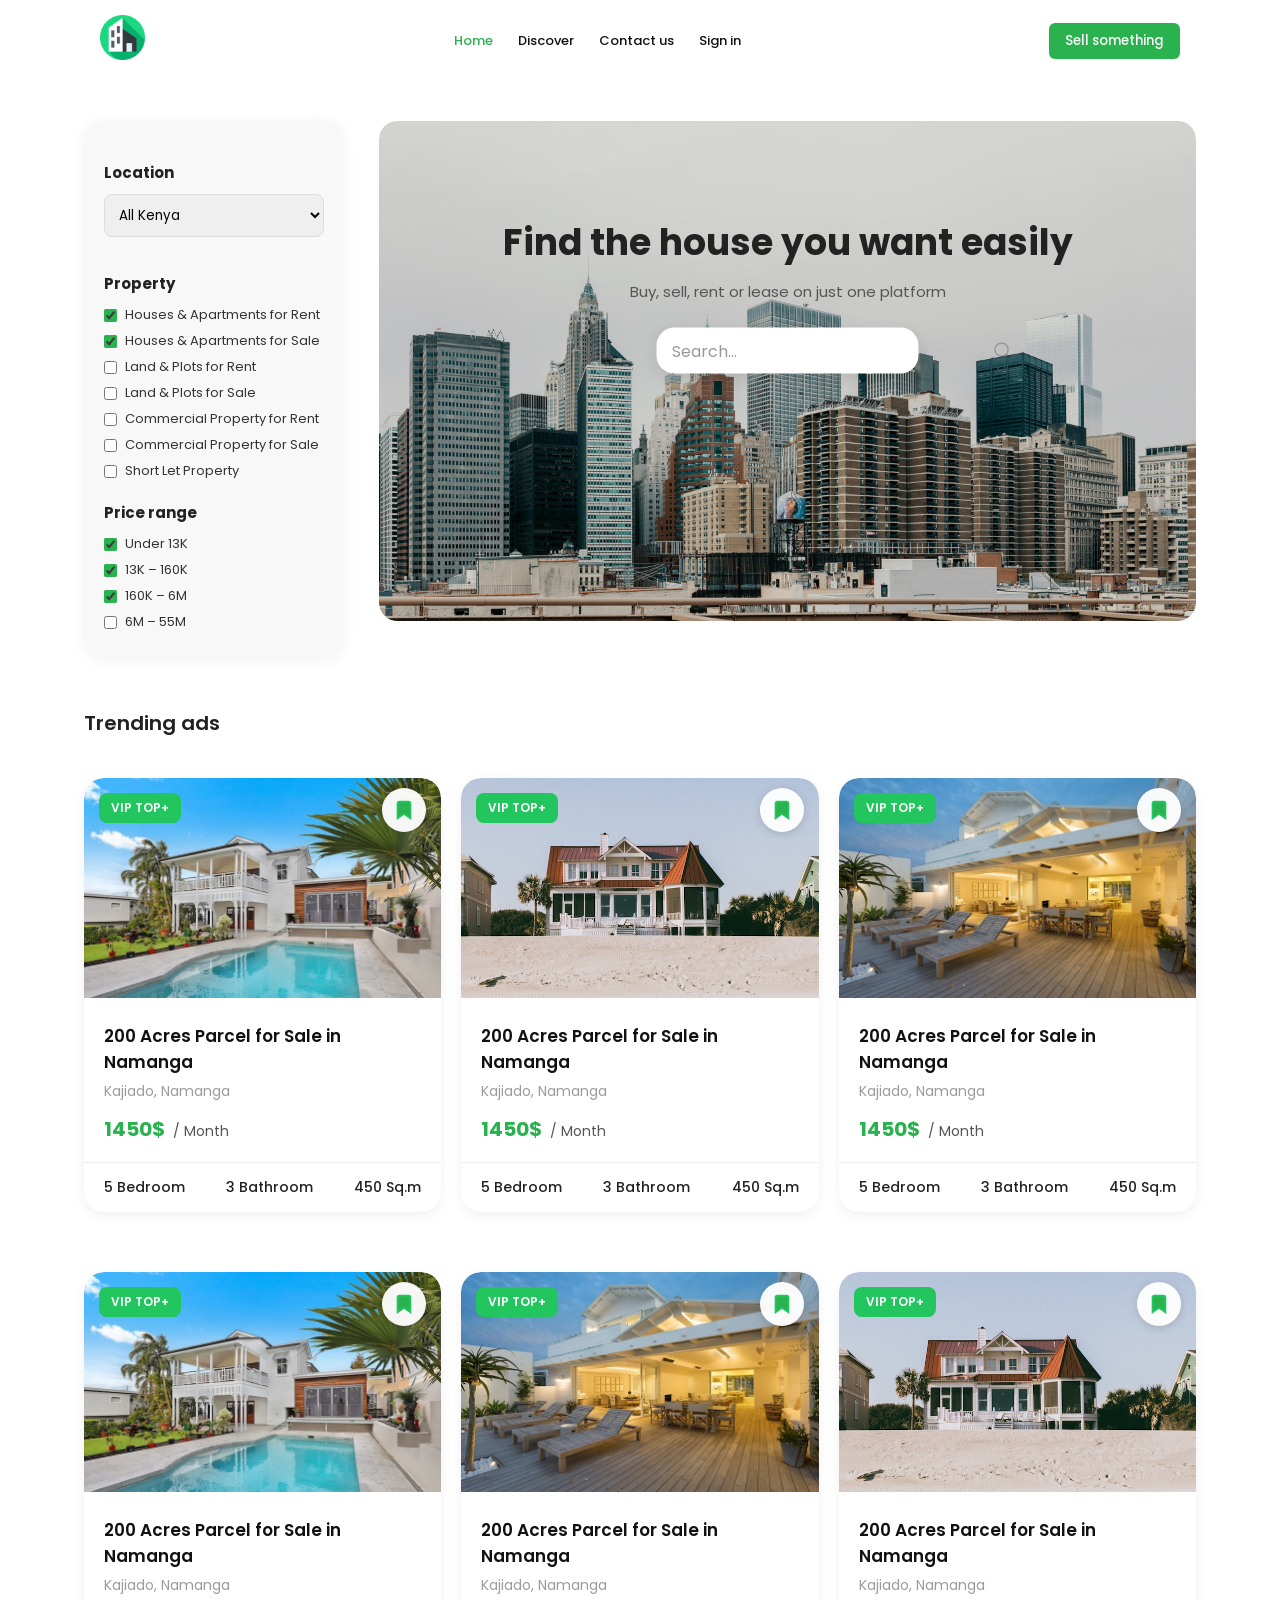
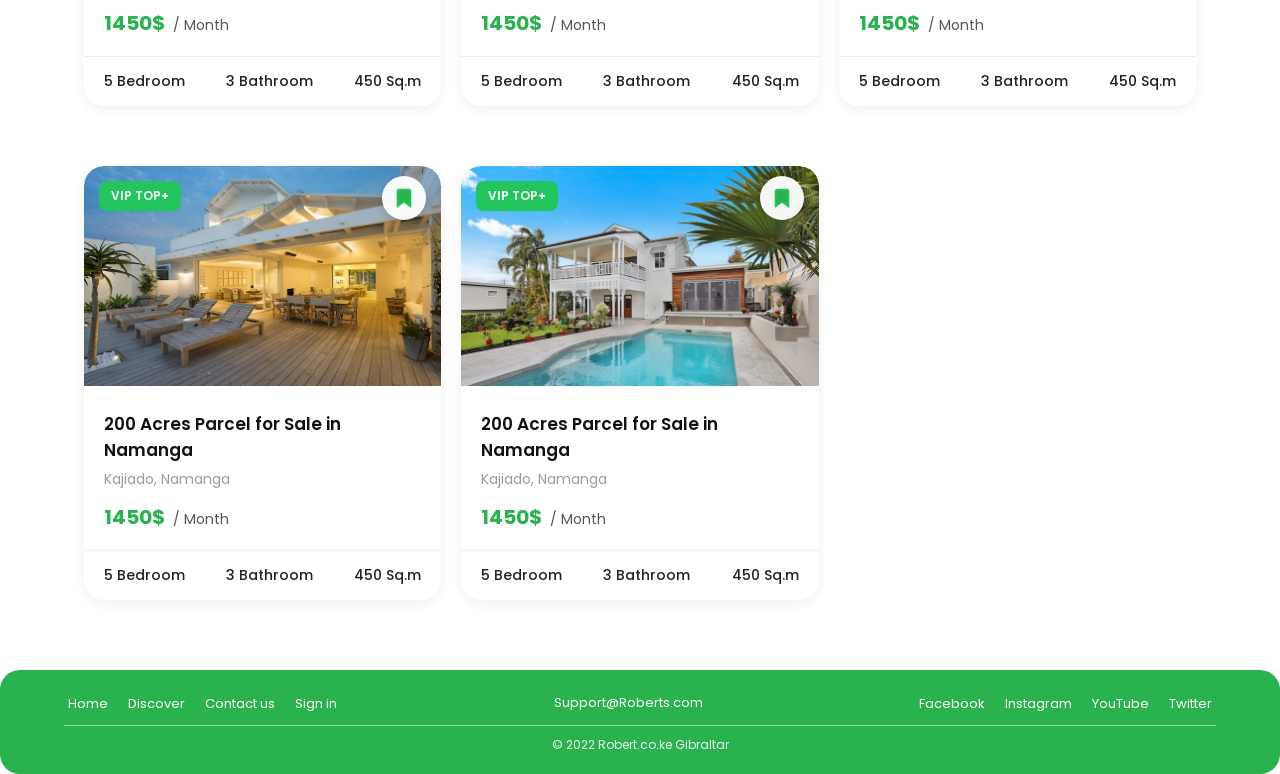
<file: index.html>
<!DOCTYPE html>
<html lang="en">
  <head>
    <meta charset="UTF-8" />
    <meta name="viewport" content="width=device-width, initial-scale=1.0" />
    <title>Real Estate Platform</title>
    <link rel="stylesheet" href="src/css/style.css" />

    <!-- Google Font: Poppins -->
    <link rel="preconnect" href="https://fonts.googleapis.com" />
    <link rel="preconnect" href="https://fonts.gstatic.com" crossorigin />
    <link
      href="https://fonts.googleapis.com/css2?family=Poppins:wght@400;500;600;700&display=swap"
      rel="stylesheet"
    />

    <!-- Google Meta Tags -->
    <meta itemprop="name" content="Real Estate Platform" />
    <meta
      itemprop="description"
      content="Find the house you want easily. Buy, sell, rent or lease on just one platform."
    />
    <meta
      itemprop="image"
      content="https://tmrtcha.github.io/Midterm_Tchabashvili-Tamari/src/images/city.jpg"
    />

    <!-- Facebook Meta Tags -->
    <meta property="og:title" content="Real Estate Platform" />
    <meta
      property="og:description"
      content="Find the house you want easily. Buy, sell, rent or lease on just one platform."
    />
    <meta
      property="og:image"
      content="https://tmrtcha.github.io/Midterm_Tchabashvili-Tamari/src/images/city.jpg"
    />
    <meta
      property="og:url"
      content="https://tmrtcha.github.io/Midterm_Tchabashvili-Tamari/index.html"
    />
    <meta property="og:type" content="website" />
  </head>
  <body>
    <!-- HEADER -->
    <header class="header">
      <div class="container">
        <div class="logo">
          <a href="index.html">
            <img src="src/images/logo.png" alt="logo" />
          </a>
        </div>
        <nav class="nav">
          <ul>
            <li><a href="index.html" class="active">Home</a></li>
            <li><a href="#">Discover</a></li>
            <li><a href="#">Contact us</a></li>
            <li><a href="#">Sign in</a></li>
          </ul>
        </nav>
        <!-- BOTTOM NAVBAR -->
        <nav class="bottom-nav">
          <a href="#" class="nav-item active">
            <img src="src/images/home.png" alt="Home" />
            <span>Home</span>
          </a>
          <a href="#" class="nav-item">
            <img src="src/images/discover.png" alt="Discover" />
            <span>Discover</span>
          </a>
          <div>
            <a href="#" class="nav-item sell-btn">
              <img src="src/images/sell.png" alt="Sell" />
            </a>
            <span class="bottom-nav-sell">Sell</span>
          </div>

          <a href="#" class="nav-item">
            <img src="src/images/message.png" alt="Message" />
            <span>Message</span>
          </a>
          <a href="#" class="nav-item">
            <img src="src/images/profile.png" alt="Profile" />
            <span>Profile</span>
          </a>
        </nav>

        <button class="btn-sell">Sell something</button>
        <div class="search-btn">
          <button>
            <svg
              position="absolute"
              width="18"
              height="18"
              viewBox="0 0 18 18"
              fill="none"
              xmlns="http://www.w3.org/2000/svg"
            >
              <g opacity="0.5" clip-path="url(#clip0_0_296)">
                <path
                  d="M8.15625 14.0625C11.4182 14.0625 14.0625 11.4182 14.0625 8.15625C14.0625 4.89432 11.4182 2.25 8.15625 2.25C4.89432 2.25 2.25 4.89432 2.25 8.15625C2.25 11.4182 4.89432 14.0625 8.15625 14.0625Z"
                  stroke="black"
                  stroke-width="1.125"
                  stroke-linecap="round"
                  stroke-linejoin="round"
                />
                <path
                  d="M12.3327 12.3328L15.7499 15.75"
                  stroke="black"
                  stroke-width="1.125"
                  stroke-linecap="round"
                  stroke-linejoin="round"
                />
              </g>
              <defs>
                <clipPath id="clip0_0_296">
                  <rect width="18" height="18" fill="white" />
                </clipPath>
              </defs>
            </svg>
          </button>
        </div>
      </div>
    </header>

    <!-- MAIN SECTION -->
    <main class="main">
      <!-- SIDEBAR -->
      <aside class="sidebar">
        <div class="filter-box">
          <h3>Location</h3>
          <select>
            <option>All Kenya</option>
            <option>Nairobi</option>
            <option>Mombasa</option>
          </select>
        </div>

        <div class="filter-box">
          <h3>Property</h3>
          <ul>
            <li>
              <label>
                <input type="checkbox" checked />
                Houses & Apartments for Rent
              </label>
            </li>
            <li>
              <label>
                <input type="checkbox" checked />
                Houses & Apartments for Sale
              </label>
            </li>
            <li>
              <label>
                <input type="checkbox" />
                Land & Plots for Rent
              </label>
            </li>
            <li>
              <label>
                <input type="checkbox" />
                Land & Plots for Sale
              </label>
            </li>
            <li>
              <label>
                <input type="checkbox" />
                Commercial Property for Rent
              </label>
            </li>
            <li>
              <label>
                <input type="checkbox" />
                Commercial Property for Sale
              </label>
            </li>
            <li>
              <label>
                <input type="checkbox" />
                Short Let Property
              </label>
            </li>
          </ul>
        </div>

        <div class="filter-box">
          <h3>Price range</h3>
          <ul>
            <li>
              <label>
                <input type="checkbox" checked />
                Under 13K
              </label>
            </li>
            <li>
              <label>
                <input type="checkbox" checked />
                13K – 160K
              </label>
            </li>
            <li>
              <label>
                <input type="checkbox" checked />
                160K – 6M
              </label>
            </li>
            <li>
              <label>
                <input type="checkbox" />
                6M – 55M
              </label>
            </li>
          </ul>
        </div>
      </aside>

      <!-- HERO -->
      <section class="hero">
        <div class="hero-image">
          <img src="src/images/city.jpg" alt="City" />
        </div>
        <div class="hero-text">
          <h1>Find the house you want easily</h1>
          <p>Buy, sell, rent or lease on just one platform</p>
          <div class="search-box">
            <input type="text" placeholder="Search..." />
            <button>
              <svg
                position="absolute"
                width="18"
                height="18"
                viewBox="0 0 18 18"
                fill="none"
                xmlns="http://www.w3.org/2000/svg"
              >
                <g opacity="0.5" clip-path="url(#clip0_0_296)">
                  <path
                    d="M8.15625 14.0625C11.4182 14.0625 14.0625 11.4182 14.0625 8.15625C14.0625 4.89432 11.4182 2.25 8.15625 2.25C4.89432 2.25 2.25 4.89432 2.25 8.15625C2.25 11.4182 4.89432 14.0625 8.15625 14.0625Z"
                    stroke="black"
                    stroke-width="1.125"
                    stroke-linecap="round"
                    stroke-linejoin="round"
                  />
                  <path
                    d="M12.3327 12.3328L15.7499 15.75"
                    stroke="black"
                    stroke-width="1.125"
                    stroke-linecap="round"
                    stroke-linejoin="round"
                  />
                </g>
                <defs>
                  <clipPath id="clip0_0_296">
                    <rect width="18" height="18" fill="white" />
                  </clipPath>
                </defs>
              </svg>
            </button>
          </div>
        </div>
      </section>
    </main>

    <!-- TRENDING ADS -->
    <section class="trending">
      <h2>Trending ads</h2>
      <div class="card-grid">
        <div class="property-card">
          <a href="item-review.html">
            <div class="property-img">
              <img src="src/images/1.jpg" alt="Property" />
              <span class="badge">VIP TOP+</span>
              <div class="favorite-btn">
                <svg
                  xmlns="http://www.w3.org/2000/svg"
                  width="18"
                  height="18"
                  fill="none"
                  stroke="#22c55e"
                  stroke-width="2"
                  viewBox="0 0 24 24"
                >
                  <path d="M19 21l-7-5-7 5V5a2 2 0 012-2h10a2 2 0 012 2z" />
                </svg>
              </div>
            </div>
            <div class="property-info">
              <h3>200 Acres Parcel for Sale in Namanga</h3>
              <p class="location">Kajiado, Namanga</p>
              <p class="price">1450$ <span>/ Month</span></p>
            </div>
            <div class="property-details">
              <span>5 Bedroom</span>
              <span>3 Bathroom</span>
              <span>450 Sq.m</span>
            </div>
          </a>
        </div>

        <div class="property-card">
          <a href="item-review.html">
            <div class="property-img">
              <img src="src/images/2.jpg" alt="Property" />
              <span class="badge">VIP TOP+</span>
              <div class="favorite-btn">
                <svg
                  xmlns="http://www.w3.org/2000/svg"
                  width="18"
                  height="18"
                  fill="none"
                  stroke="#22c55e"
                  stroke-width="2"
                  viewBox="0 0 24 24"
                >
                  <path d="M19 21l-7-5-7 5V5a2 2 0 012-2h10a2 2 0 012 2z" />
                </svg>
              </div>
            </div>
            <div class="property-info">
              <h3>200 Acres Parcel for Sale in Namanga</h3>
              <p class="location">Kajiado, Namanga</p>
              <p class="price">1450$ <span>/ Month</span></p>
            </div>
            <div class="property-details">
              <span>5 Bedroom</span>
              <span>3 Bathroom</span>
              <span>450 Sq.m</span>
            </div>
          </a>
        </div>

        <div class="property-card">
          <a href="item-review.html">
            <div class="property-img">
              <img src="src/images/3.jpg" alt="Property" />
              <span class="badge">VIP TOP+</span>
              <div class="favorite-btn">
                <svg
                  xmlns="http://www.w3.org/2000/svg"
                  width="18"
                  height="18"
                  fill="none"
                  stroke="#22c55e"
                  stroke-width="2"
                  viewBox="0 0 24 24"
                >
                  <path d="M19 21l-7-5-7 5V5a2 2 0 012-2h10a2 2 0 012 2z" />
                </svg>
              </div>
            </div>
            <div class="property-info">
              <h3>200 Acres Parcel for Sale in Namanga</h3>
              <p class="location">Kajiado, Namanga</p>
              <p class="price">1450$ <span>/ Month</span></p>
            </div>
            <div class="property-details">
              <span>5 Bedroom</span>
              <span>3 Bathroom</span>
              <span>450 Sq.m</span>
            </div>
          </a>
        </div>

        <div class="property-card">
          <a href="item-review.html">
            <div class="property-img">
              <img src="src/images/4.jpg" alt="Property" />
              <span class="badge">VIP TOP+</span>
              <div class="favorite-btn">
                <svg
                  xmlns="http://www.w3.org/2000/svg"
                  width="18"
                  height="18"
                  fill="none"
                  stroke="#22c55e"
                  stroke-width="2"
                  viewBox="0 0 24 24"
                >
                  <path d="M19 21l-7-5-7 5V5a2 2 0 012-2h10a2 2 0 012 2z" />
                </svg>
              </div>
            </div>
            <div class="property-info">
              <h3>200 Acres Parcel for Sale in Namanga</h3>
              <p class="location">Kajiado, Namanga</p>
              <p class="price">1450$ <span>/ Month</span></p>
            </div>
            <div class="property-details">
              <span>5 Bedroom</span>
              <span>3 Bathroom</span>
              <span>450 Sq.m</span>
            </div>
          </a>
        </div>

        <div class="property-card">
          <a href="item-review.html">
            <div class="property-img">
              <img src="src/images/5.jpg" alt="Property" />
              <span class="badge">VIP TOP+</span>
              <div class="favorite-btn">
                <svg
                  xmlns="http://www.w3.org/2000/svg"
                  width="18"
                  height="18"
                  fill="none"
                  stroke="#22c55e"
                  stroke-width="2"
                  viewBox="0 0 24 24"
                >
                  <path d="M19 21l-7-5-7 5V5a2 2 0 012-2h10a2 2 0 012 2z" />
                </svg>
              </div>
            </div>
            <div class="property-info">
              <h3>200 Acres Parcel for Sale in Namanga</h3>
              <p class="location">Kajiado, Namanga</p>
              <p class="price">1450$ <span>/ Month</span></p>
            </div>
            <div class="property-details">
              <span>5 Bedroom</span>
              <span>3 Bathroom</span>
              <span>450 Sq.m</span>
            </div>
          </a>
        </div>

        <div class="property-card">
          <a href="item-review.html">
            <div class="property-img">
              <img src="src/images/6.jpg" alt="Property" />
              <span class="badge">VIP TOP+</span>
              <div class="favorite-btn">
                <svg
                  xmlns="http://www.w3.org/2000/svg"
                  width="18"
                  height="18"
                  fill="none"
                  stroke="#22c55e"
                  stroke-width="2"
                  viewBox="0 0 24 24"
                >
                  <path d="M19 21l-7-5-7 5V5a2 2 0 012-2h10a2 2 0 012 2z" />
                </svg>
              </div>
            </div>
            <div class="property-info">
              <h3>200 Acres Parcel for Sale in Namanga</h3>
              <p class="location">Kajiado, Namanga</p>
              <p class="price">1450$ <span>/ Month</span></p>
            </div>
            <div class="property-details">
              <span>5 Bedroom</span>
              <span>3 Bathroom</span>
              <span>450 Sq.m</span>
            </div>
          </a>
        </div>

        <div class="property-card">
          <a href="item-review.html">
            <div class="property-img">
              <img src="src/images/7.jpg" alt="Property" />
              <span class="badge">VIP TOP+</span>
              <div class="favorite-btn">
                <svg
                  xmlns="http://www.w3.org/2000/svg"
                  width="18"
                  height="18"
                  fill="none"
                  stroke="#22c55e"
                  stroke-width="2"
                  viewBox="0 0 24 24"
                >
                  <path d="M19 21l-7-5-7 5V5a2 2 0 012-2h10a2 2 0 012 2z" />
                </svg>
              </div>
            </div>
            <div class="property-info">
              <h3>200 Acres Parcel for Sale in Namanga</h3>
              <p class="location">Kajiado, Namanga</p>
              <p class="price">1450$ <span>/ Month</span></p>
            </div>
            <div class="property-details">
              <span>5 Bedroom</span>
              <span>3 Bathroom</span>
              <span>450 Sq.m</span>
            </div>
          </a>
        </div>

        <div class="property-card">
          <a href="item-review.html">
            <div class="property-img">
              <img src="src/images/8.jpg" alt="Property" />
              <span class="badge">VIP TOP+</span>
              <div class="favorite-btn">
                <svg
                  xmlns="http://www.w3.org/2000/svg"
                  width="18"
                  height="18"
                  fill="none"
                  stroke="#22c55e"
                  stroke-width="2"
                  viewBox="0 0 24 24"
                >
                  <path d="M19 21l-7-5-7 5V5a2 2 0 012-2h10a2 2 0 012 2z" />
                </svg>
              </div>
            </div>
            <div class="property-info">
              <h3>200 Acres Parcel for Sale in Namanga</h3>
              <p class="location">Kajiado, Namanga</p>
              <p class="price">1450$ <span>/ Month</span></p>
            </div>
            <div class="property-details">
              <span>5 Bedroom</span>
              <span>3 Bathroom</span>
              <span>450 Sq.m</span>
            </div>
          </a>
        </div>
      </div>
    </section>

    <!-- FOOTER -->
    <footer class="footer">
      <div class="footer-top">
        <div class="footer-nav">
          <a href="index.html">Home</a>
          <a href="#">Discover</a>
          <a href="#">Contact us</a>
          <a href="#">Sign in</a>
        </div>
        <p>Support@Roberts.com</p>
        <div class="footer-social">
          <a href="#">Facebook</a>
          <a href="#">Instagram</a>
          <a href="#">YouTube</a>
          <a href="#">Twitter</a>
        </div>
      </div>
      <hr />
      <p class="footer-copy">© 2022 Robert.co.ke Gibraltar</p>
    </footer>
  </body>
</html>
</file>
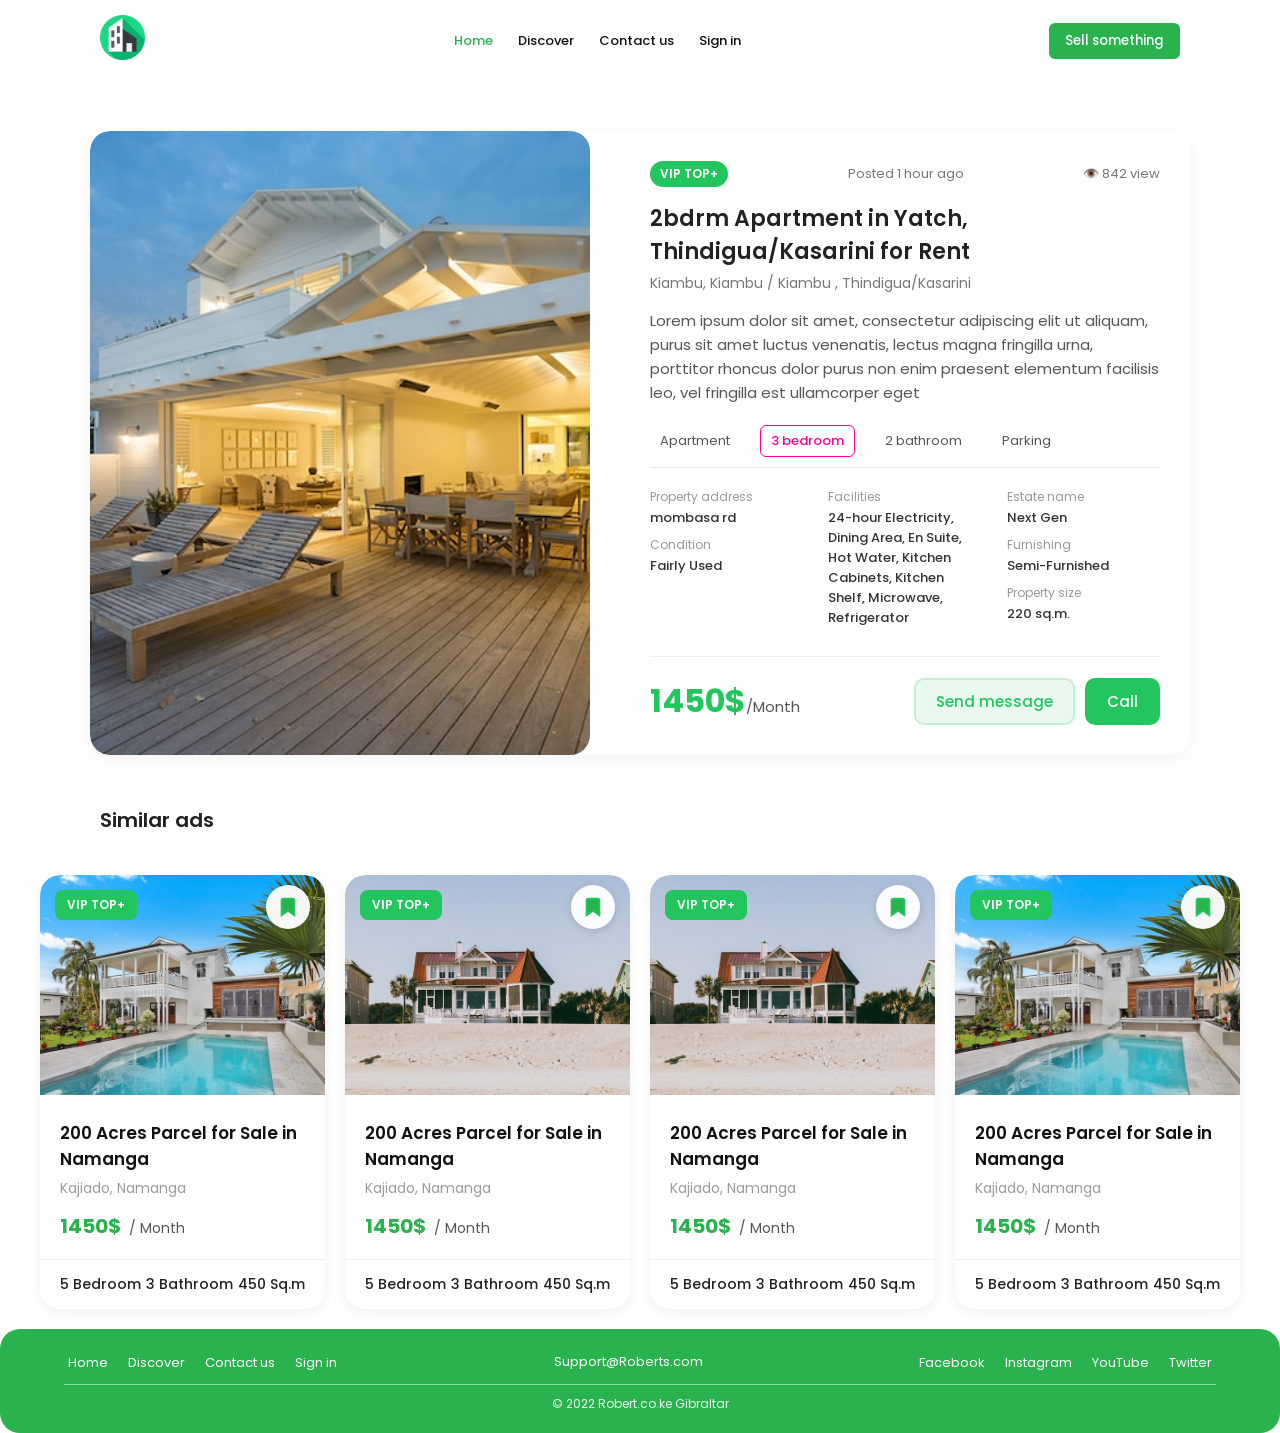
<file: item-review.html>
<!DOCTYPE html>
<html lang="en">
  <head>
    <meta charset="UTF-8" />
    <meta name="viewport" content="width=device-width, initial-scale=1.0" />
    <title>Real Estate Platform</title>
    <link rel="stylesheet" href="src/css/style.css" />

    <!-- Google Font: Poppins -->
    <link rel="preconnect" href="https://fonts.googleapis.com" />
    <link rel="preconnect" href="https://fonts.gstatic.com" crossorigin />
    <link
      href="https://fonts.googleapis.com/css2?family=Poppins:wght@400;500;600;700&display=swap"
      rel="stylesheet"
    />
  </head>

  <body>
    <!-- HEADER -->
    <header class="details-header">
      <div class="container">
        <div class="logo">
          <a href="index.html">
            <img src="src/images/logo.png" alt="logo" />
          </a>
        </div>
        <nav class="nav">
          <ul>
            <li><a href="index.html" class="active">Home</a></li>
            <li><a href="#">Discover</a></li>
            <li><a href="#">Contact us</a></li>
            <li><a href="#">Sign in</a></li>
          </ul>
        </nav>

        <button class="btn-sell">Sell something</button>
        <div class="search-btn">
          <button>
            <svg
              position="absolute"
              width="18"
              height="18"
              viewBox="0 0 18 18"
              fill="none"
              xmlns="http://www.w3.org/2000/svg"
            >
              <g opacity="0.5" clip-path="url(#clip0_0_296)">
                <path
                  d="M8.15625 14.0625C11.4182 14.0625 14.0625 11.4182 14.0625 8.15625C14.0625 4.89432 11.4182 2.25 8.15625 2.25C4.89432 2.25 2.25 4.89432 2.25 8.15625C2.25 11.4182 4.89432 14.0625 8.15625 14.0625Z"
                  stroke="black"
                  stroke-width="1.125"
                  stroke-linecap="round"
                  stroke-linejoin="round"
                />
                <path
                  d="M12.3327 12.3328L15.7499 15.75"
                  stroke="black"
                  stroke-width="1.125"
                  stroke-linecap="round"
                  stroke-linejoin="round"
                />
              </g>
              <defs>
                <clipPath id="clip0_0_296">
                  <rect width="18" height="18" fill="white" />
                </clipPath>
              </defs>
            </svg>
          </button>
        </div>
      </div>
    </header>

    <!-- PROPERTY DETAILS -->

    <section class="details-card">
      <div class="details-image">
        <img src="src/images/3.jpg" alt="Apartment image" />
      </div>

      <div class="details-info">
        <div class="details-header2">
          <span class="details-vip-tag">VIP TOP+</span>
          <span class="details-posted">Posted 1 hour ago</span>
          <span class="details-views">👁️ 842 view</span>
        </div>

        <h2 class="details-title">
          2bdrm Apartment in Yatch, Thindigua/Kasarini for Rent
        </h2>
        <p class="details-location">
          Kiambu, Kiambu / Kiambu , Thindigua/Kasarini
        </p>

        <p class="details-description">
          Lorem ipsum dolor sit amet, consectetur adipiscing elit ut aliquam,
          purus sit amet luctus venenatis, lectus magna fringilla urna,
          porttitor rhoncus dolor purus non enim praesent elementum facilisis
          leo, vel fringilla est ullamcorper eget
        </p>

        <div class="details-tabs">
          <span>Apartment</span>
          <span class="active">3 bedroom</span>
          <span>2 bathroom</span>
          <span>Parking</span>
        </div>

        <div class="details-grid">
          <div>
            <p>Property address</p>
            <h4>mombasa rd</h4>

            <p>Condition</p>
            <h4>Fairly Used</h4>
          </div>

          <div>
            <p>Facilities</p>
            <h4>
              24-hour Electricity, Dining Area, En Suite, Hot Water, Kitchen
              Cabinets, Kitchen Shelf, Microwave, Refrigerator
            </h4>
          </div>

          <div>
            <p>Estate name</p>
            <h4>Next Gen</h4>

            <p>Furnishing</p>
            <h4>Semi-Furnished</h4>

            <p>Property size</p>
            <h4>220 sq.m.</h4>
          </div>
        </div>

        <div class="details-footer">
          <h2 class="details-price">1450$<span>/Month</span></h2>

          <div class="details-buttons">
            <button class="details-msg-btn">Send message</button>
            <button class="details-call-btn">Call</button>
          </div>
        </div>
      </div>
    </section>

    <!-- TRENDING ADS -->
    <section class="details-trending">
      <h2>Similar ads</h2>
      <div class="card-grid">
        <div class="property-card">
          <div class="property-img">
            <img src="src/images/1.jpg" alt="Property" />
            <span class="badge">VIP TOP+</span>
            <div class="favorite-btn">
              <svg
                xmlns="http://www.w3.org/2000/svg"
                width="18"
                height="18"
                fill="none"
                stroke="#22c55e"
                stroke-width="2"
                viewBox="0 0 24 24"
              >
                <path d="M19 21l-7-5-7 5V5a2 2 0 012-2h10a2 2 0 012 2z" />
              </svg>
            </div>
          </div>
          <div class="property-info">
            <h3>200 Acres Parcel for Sale in Namanga</h3>
            <p class="location">Kajiado, Namanga</p>
            <p class="price">1450$ <span>/ Month</span></p>
          </div>
          <div class="property-details">
            <span>5 Bedroom</span>
            <span>3 Bathroom</span>
            <span>450 Sq.m</span>
          </div>
        </div>

        <div class="property-card">
          <div class="property-img">
            <img src="src/images/2.jpg" alt="Property" />
            <span class="badge">VIP TOP+</span>
            <div class="favorite-btn">
              <svg
                xmlns="http://www.w3.org/2000/svg"
                width="18"
                height="18"
                fill="none"
                stroke="#22c55e"
                stroke-width="2"
                viewBox="0 0 24 24"
              >
                <path d="M19 21l-7-5-7 5V5a2 2 0 012-2h10a2 2 0 012 2z" />
              </svg>
            </div>
          </div>
          <div class="property-info">
            <h3>200 Acres Parcel for Sale in Namanga</h3>
            <p class="location">Kajiado, Namanga</p>
            <p class="price">1450$ <span>/ Month</span></p>
          </div>
          <div class="property-details">
            <span>5 Bedroom</span>
            <span>3 Bathroom</span>
            <span>450 Sq.m</span>
          </div>
        </div>

        <div class="property-card">
          <div class="property-img">
            <img src="src/images/6.jpg" alt="Property" />
            <span class="badge">VIP TOP+</span>
            <div class="favorite-btn">
              <svg
                xmlns="http://www.w3.org/2000/svg"
                width="18"
                height="18"
                fill="none"
                stroke="#22c55e"
                stroke-width="2"
                viewBox="0 0 24 24"
              >
                <path d="M19 21l-7-5-7 5V5a2 2 0 012-2h10a2 2 0 012 2z" />
              </svg>
            </div>
          </div>
          <div class="property-info">
            <h3>200 Acres Parcel for Sale in Namanga</h3>
            <p class="location">Kajiado, Namanga</p>
            <p class="price">1450$ <span>/ Month</span></p>
          </div>
          <div class="property-details">
            <span>5 Bedroom</span>
            <span>3 Bathroom</span>
            <span>450 Sq.m</span>
          </div>
        </div>

        <div class="property-card">
          <div class="property-img">
            <img src="src/images/8.jpg" alt="Property" />
            <span class="badge">VIP TOP+</span>
            <div class="favorite-btn">
              <svg
                xmlns="http://www.w3.org/2000/svg"
                width="18"
                height="18"
                fill="none"
                stroke="#22c55e"
                stroke-width="2"
                viewBox="0 0 24 24"
              >
                <path d="M19 21l-7-5-7 5V5a2 2 0 012-2h10a2 2 0 012 2z" />
              </svg>
            </div>
          </div>
          <div class="property-info">
            <h3>200 Acres Parcel for Sale in Namanga</h3>
            <p class="location">Kajiado, Namanga</p>
            <p class="price">1450$ <span>/ Month</span></p>
          </div>
          <div class="property-details">
            <span>5 Bedroom</span>
            <span>3 Bathroom</span>
            <span>450 Sq.m</span>
          </div>
        </div>
      </div>
    </section>

    <!-- BOTTOM NAVBAR -->
    <nav class="details-bottom-nav">
      <a href="index.html" class="nav-item active">
        <img src="src/images/home.png" alt="Home" />
        <span>Home</span>
      </a>
      <a href="#" class="nav-item">
        <img src="src/images/discover.png" alt="Discover" />
        <span>Discover</span>
      </a>
      <div>
        <a href="#" class="nav-item sell-btn">
          <img src="src/images/sell.png" alt="Sell" />
        </a>
        <span class="bottom-nav-sell">Sell</span>
      </div>

      <a href="#" class="nav-item">
        <img src="src/images/message.png" alt="Message" />
        <span>Message</span>
      </a>
      <a href="#" class="nav-item">
        <img src="src/images/profile.png" alt="Profile" />
        <span>Profile</span>
      </a>
    </nav>

    <!-- FOOTER -->
    <footer class="footer">
      <div class="footer-top">
        <div class="footer-nav">
          <a href="index.html">Home</a>
          <a href="#">Discover</a>
          <a href="#">Contact us</a>
          <a href="#">Sign in</a>
        </div>
        <p>Support@Roberts.com</p>
        <div class="footer-social">
          <a href="#">Facebook</a>
          <a href="#">Instagram</a>
          <a href="#">YouTube</a>
          <a href="#">Twitter</a>
        </div>
      </div>
      <hr />
      <p class="footer-copy">© 2022 Robert.co.ke Gibraltar</p>
    </footer>
  </body>
</html>
</file>
<file: src/css/style.css>
/* --- RESET & BASE --- */
* {
  margin: 0;
  padding: 0;
  box-sizing: border-box;
  font-family: "Poppins", sans-serif;
}

a {
  text-decoration: none;
}

.header .search-btn,
.header .container .search-box,
.details-header .search-btn,
.details-header .container .search-box,
.bottom-nav,
.details-bottom-nav {
  display: none;
}

/* --- HEADER --- */
.header,
.details-header {
  background-color: white;
  box-shadow: none;
  padding: 15px 40px;
}

.header .container,
.details-header .container,
.details-header2 .container {
  width: 90%;
  max-width: 1200px;
  margin: auto;
  display: flex;
  align-items: center;
  justify-content: space-between;
}

.details-header,
.details-header2 {
  display: flex;
  flex-wrap: wrap;
  justify-content: space-between;
  font-size: 0.9rem;
  color: #666;
  margin-bottom: 0.8rem;
}

.logo img {
  width: 45px;
}

.nav ul,
.nav-links {
  display: flex;
  list-style: none;
  gap: 25px;
}

.nav a,
.nav-links a {
  text-decoration: none;
  color: #111;
  font-weight: 500;
  transition: 0.3s;
}

.nav a:hover,
.nav a.active,
.nav-links a:hover {
  color: #29b24e;
}

.btn,
.btn-sell {
  background-color: #29b24e;
  border: none;
  color: #fff;
  padding: 8px 16px;
  border-radius: 6px;
  font-weight: 500;
  cursor: pointer;
}

/* PROPERTY DETAILS HTML START*/

body {
  background: white;
  font-family: "Poppins", sans-serif;
  color: #222;
}

/* CARD BASE */
.details-card {
  display: flex;
  gap: 30px;
  background: #fff;
  border-radius: 20px;
  box-shadow: 0 4px 20px rgba(0, 0, 0, 0.05);
  max-width: 1100px;
  margin: 50px auto;
  overflow: hidden;
}

/* LEFT IMAGE */
.details-image img {
  width: 500px;
  height: 100%;
  object-fit: cover;
  display: block;
  border-radius: 20px;
}

/* RIGHT INFO */
.details-info {
  padding: 30px;
  flex: 1;
}

/* HEADER */
.header,
.details-header,
.details-header2 {
  display: flex;
  justify-content: space-between;
  align-items: center;
  font-size: 13px;
  color: #666;
}

.details-title {
  margin: 15px 0 5px;
  font-size: 22px;
  font-weight: 600;
}

.details-location {
  color: #888;
  font-size: 14px;
  margin-bottom: 15px;
}

.details-description {
  color: #666;
  line-height: 1.6;
  font-size: 14px;
  margin-bottom: 20px;
}

/* TABS */
.details-tabs {
  display: flex;
  border-bottom: 1px solid #eee;
  padding-bottom: 8px;
  gap: 15px;
  margin-bottom: 20px;
}

.details-tabs span {
  font-size: 13px;
  padding: 5px 10px;
  border-radius: 6px;
  color: #555;
}

.details-tabs .active {
  border: 1px solid #ff0099;
  color: #ff0099;
  font-weight: 500;
}

/* GRID DETAILS */
.details-grid {
  display: grid;
  grid-template-columns: repeat(3, 1fr);
  gap: 25px;
  margin-bottom: 20px;
}

.details-grid p {
  font-size: 12px;
  color: #999;
  margin-bottom: 2px;
}

.details-grid h4 {
  font-size: 13px;
  color: #333;
  margin-bottom: 8px;
  font-weight: 500;
}

/* FOOTER */
.details-footer {
  display: flex;
  justify-content: space-between;
  align-items: center;
  border-top: 1px solid #eee;
  padding-top: 20px;
}

.details-price {
  color: #13a757;
  font-size: 28px;
  font-weight: 700;
}

.details-price span {
  color: #888;
  font-size: 16px;
  font-weight: 400;
}

.details-buttons {
  display: flex;
  gap: 10px;
}

.details-msg-btn,
.details-call-btn {
  padding: 10px 20px;
  border-radius: 10px;
  font-size: 14px;
  font-weight: 500;
  border: none;
  cursor: pointer;
  transition: 0.2s ease;
}

.details-msg-btn {
  background: #eaf9ef;
  color: #13a757;
}

.details-call-btn {
  background: #13a757;
  color: white;
}

.details-msg-btn:hover {
  background: #d3f3db;
}

.details-call-btn:hover {
  background: #0f9148;
}

/* --- PROPERTY CARD --- */
.details-property-card {
  display: flex;
  background: #fff;
  border-radius: 20px;
  box-shadow: 0 4px 15px rgba(0, 0, 0, 0.06);
  overflow: hidden;
  max-width: 1100px;
}

/* LEFT IMAGE */
.details-property-image {
  flex: 1 1 40%;
}

.details-property-image img {
  width: 100%;
  height: 100%;
  object-fit: cover;
}

/* RIGHT CONTENT */
.details-property-info {
  flex: 1 1 60%;
  padding: 30px;
  display: flex;
  flex-direction: column;
  gap: 18px;
}

/* --- TOP SECTION --- */
.details-property-top {
  display: flex;
  align-items: center;
  gap: 12px;
  font-size: 13px;
  color: #777;
}

.details-vip-tag {
  background: #22c55e;
  color: #fff;
  font-size: 12px;
  font-weight: 600;
  padding: 4px 10px;
  border-radius: 20px;
}

.details-posted {
  color: #777;
}

.details-views {
  color: #777;
  display: flex;
  align-items: center;
  gap: 4px;
}

/* --- TITLE & TEXT --- */
.details-property-info h2 {
  font-size: 20px;
  font-weight: 700;
  color: #111;
  line-height: 1.4;
}

.details-location {
  font-size: 14px;
  color: #777;
}

.details-description {
  font-size: 15px;
  color: #555;
  line-height: 1.6;
}

/* --- TABS --- */
.details-tabs {
  display: flex;
  align-items: center;
  gap: 20px;
  border-bottom: 1px solid #e5e7eb;
  padding-bottom: 10px;
}

.details-tabs button {
  border: none;
  background: none;
  font-size: 15px;
  font-weight: 500;
  color: #444;
  cursor: pointer;
  padding-bottom: 4px;
  transition: all 0.2s ease;
}

.details-tabs button.details-active {
  color: #000;
  border-bottom: 2px solid #22c55e;
}

/* --- DETAILS GRID --- */
.details-details {
  display: grid;
  grid-template-columns: repeat(3, 1fr);
  gap: 20px 30px;
  border-bottom: 1px solid #e5e7eb;
  padding-bottom: 20px;
}

.details-details h4 {
  font-size: 13px;
  color: #888;
  margin-bottom: 5px;
  font-weight: 500;
}

.details-details p {
  font-size: 14px;
  color: #222;
  font-weight: 500;
  line-height: 1.4;
}

/* --- PRICE SECTION --- */
.details-price-section {
  display: flex;
  align-items: center;
  justify-content: space-between;
  flex-wrap: wrap;
  margin-top: 10px;
}

.details-price {
  font-size: 32px;
  font-weight: 700;
  color: #22c55e;
}

.details-price span {
  font-size: 15px;
  color: #555;
  font-weight: 400;
}

/* --- BUTTONS --- */
.details-buttons {
  display: flex;
  gap: 10px;
}

.details-msg-btn,
.details-call-btn {
  padding: 10px 20px;
  border-radius: 10px;
  border: 2px solid transparent;
  font-size: 15px;
  cursor: pointer;
  font-weight: 500;
  transition: all 0.2s ease;
}

.details-msg-btn {
  background: #eaf9ef;
  color: #22c55e;
  border-color: #22c55e33;
}

.details-msg-btn:hover {
  background: #d4f5dc;
}

.details-call-btn {
  background: #22c55e;
  color: #fff;
}

.details-call-btn:hover {
  background: #1fa24e;
}

/* PROPERTY DETAILS HTML END */
/* --- TRENDING ADS --- */
.trending {
  margin: 40px auto;
  width: 90%;
  max-width: 1100px;
}

.trending h2,
.details-trending h2 {
  margin-bottom: 20px;
}

.card-grid {
  display: grid;
  grid-template-columns: 1fr;
  gap: 20px;
}

.property-card {
  background: #fff;
  border-radius: 16px;
  box-shadow: 0 2px 10px rgba(0, 0, 0, 0.05);
  overflow: hidden;
}

.property-img {
  position: relative;
}

.property-img img {
  width: 100%;
  height: 200px;
  object-fit: cover;
}

.badge {
  position: absolute;
  top: 10px;
  left: 10px;
  background: #22c55e;
  color: #fff;
  font-size: 12px;
  padding: 4px 8px;
  border-radius: 6px;
}

.favorite-btn {
  position: absolute;
  top: 10px;
  right: 10px;
  background: #fff;
  padding: 6px;
  border-radius: 50%;
  box-shadow: 0 2px 6px rgba(0, 0, 0, 0.1);
}

.property-info {
  padding: 16px;
}

.property-info h3 {
  font-size: 16px;
  margin-bottom: 4px;
}

.property-info .location {
  font-size: 14px;
  color: #666;
  margin-bottom: 6px;
}

.property-info .price {
  font-size: 16px;
  color: #22c55e;
  font-weight: 600;
}

.property-details {
  display: flex;
  justify-content: space-between;
  font-size: 13px;
  color: #555;
  border-top: 1px solid #eee;
  padding: 10px 16px;
}

/* --- MAIN LAYOUT --- */
.main,
.main-grid {
  display: grid;
  grid-template-columns: 270px 1fr;
  gap: 25px;
  width: 90%;
  max-width: 1200px;
  margin: 40px auto;
  padding: 0 20px;
}

/* --- SIDEBAR --- */
.sidebar {
  width: 260px;
  background: #f8f8f8;
  padding: 20px;
  border-radius: 18px;
  box-shadow: 0 2px 15px rgba(0, 0, 0, 0.05);
}

.sidebar h3,
.sidebar h4 {
  margin: 20px 0 10px;
  font-size: 15px;
}

.sidebar select,
.dropdown select {
  width: 100%;
  padding: 10px;
  border-radius: 8px;
  border: 1px solid #ddd;
  outline: none;
  margin-bottom: 15px;
}

.sidebar ul,
.checkbox-list {
  list-style: none;
  font-size: 13px;
  padding: 0;
}

.sidebar label,
.checkbox-list li {
  display: flex;
  align-items: center;
  gap: 8px;
  color: #333;
  font-size: 13px;
  margin: 6px 0;
}

.sidebar input,
.checkbox-list input {
  accent-color: #29b24e;
  cursor: pointer;
}

.hero {
  position: relative;
  border-radius: 18px;
  overflow: hidden;
  height: 500px;
  display: flex;
  flex-direction: column;
  justify-content: center;
  align-items: center;
  text-align: center;
  color: #111;
}

.hero-text {
  width: 80%;
  position: absolute;
  top: 30%;
  left: 50%;
  transform: translate(-50%, -50%);
  text-align: center;
  color: #222;
}

.hero img {
  position: absolute;
  top: 0;
  left: 0;
  width: 100%;
  height: 100%;
  object-fit: cover;
  z-index: 0;
  filter: brightness(0.9);
}

.hero h1,
.hero p,
.hero .search-box {
  position: relative;
  z-index: 1;
}

.hero h1 {
  font-size: 36px;
  font-weight: 700;
  margin-bottom: 10px;
}

.hero p {
  color: #555;
  font-size: 15px;
  margin-bottom: 25px;
}

.hero .search-box {
  background: #fff;
  border-radius: 18px;
  box-shadow: 0 4px 15px rgba(0, 0, 0, 0.1);
  width: 40%;
  padding: 8px 15px;
  display: flex;
  align-items: center;
  justify-content: space-between;
  position: absolute;
  left: 50%;
  transform: translateX(-50%);
}

.hero .search-box:hover {
  box-shadow: 0 6px 18px rgba(0, 0, 0, 0.12);
}

.hero .search-box input {
  flex: 1;
  border: none;
  outline: none;
  font-size: 16px;
  color: #444;
  background: transparent;
}

.hero .search-box input::placeholder {
  color: #999;
  font-weight: 400;
}

.hero .search-box button {
  background: none;
  border: none;
  cursor: pointer;
  display: flex;
  align-items: center;
  justify-content: center;
  padding: 5px;
  transition: transform 0.2s ease;
}

.hero .search-box button:hover {
  transform: scale(1.1);
}

.hero .search-box svg {
  width: 20px;
  height: 20px;
  opacity: 0.5;
}

.hero-image img {
  width: 100%;
  height: 500px;
  object-fit: cover;
  border-radius: 18px;
  filter: brightness(0.9);
}

/* --- TRENDING --- */
.trending {
  max-width: 1250px;
  margin: 50px auto;
  padding: 0 20px;
}

.trending h2,
.details-trending h2 {
  font-size: 20px;
  font-weight: 600;
  margin-bottom: 20px;
}

.details-trending h2 {
  margin-left: 100px;
}

.card-grid {
  display: grid;
  grid-template-columns: repeat(auto-fill, minmax(280px, 1fr));
  gap: 20px;
  justify-content: center;
  max-width: 1200px;
  margin: 0 auto;
}

.property-card {
  position: relative;
  background: #fff;
  border-radius: 20px;
  box-shadow: 0 4px 12px rgba(0, 0, 0, 0.06);
  overflow: hidden;
  transition: transform 0.25s ease, box-shadow 0.25s ease;
  cursor: pointer;
  margin: 20px auto;
  font-family: "Poppins", sans-serif;
}

.property-card:hover {
  transform: translateY(-5px);
  box-shadow: 0 8px 25px rgba(0, 0, 0, 0.1);
}

.property-img {
  position: relative;
  overflow: visible;
  z-index: 1;
}

.property-img img {
  width: 100%;
  height: 220px;
  object-fit: cover;
  border-top-left-radius: 20px;
  border-top-right-radius: 20px;
}

.badge {
  position: absolute;
  top: 15px;
  left: 15px;
  background: #22c55e;
  color: #fff;
  padding: 6px 12px;
  font-size: 12px;
  font-weight: 600;
  border-radius: 8px;
  opacity: 1;
  visibility: visible;
  transition: none;
  z-index: 5;
}

.favorite-btn {
  position: absolute;
  bottom: -18px;
  right: 15px;
  background: rgba(255, 255, 255, 0.95);
  border-radius: 50%;
  width: 44px;
  height: 44px;
  display: flex;
  align-items: center;
  justify-content: center;
  box-shadow: 0 2px 8px rgba(0, 0, 0, 0.15);
  transition: transform 0.2s ease;
  z-index: 1000;
  opacity: 1;
  visibility: visible;
}

.favorite-btn:hover {
  transform: scale(1.05);
}

.favorite-btn svg {
  width: 22px;
  height: 22px;
  fill: #29b24e;
}

/* --- Info Section --- */
.property-info {
  padding: 18px 20px;
}

.property-info h3 {
  font-size: 17px;
  font-weight: 600;
  color: #111;
  margin-bottom: 6px;
}

.property-info .location {
  font-size: 14px;
  color: #9b9b9b;
  margin-bottom: 12px;
}

.property-info .price {
  color: #29b24e;
  font-weight: 700;
  font-size: 20px;
}

.property-info .price span {
  color: #555;
  font-size: 14px;
  font-weight: 400;
  margin-left: 4px;
  text-align: right;
}

/* --- Bottom Details --- */
.property-details {
  display: flex;
  justify-content: space-between;
  padding: 14px 20px;
  border-top: 1px solid #eee;
  color: #222;
  font-size: 14px;
  font-weight: 500;
}
/* --- FOOTER --- */
.footer {
  background: #29b24e;
  color: #fff;
  padding: 20px 0;
  border-radius: 20px;
  text-align: center;
}

.footer-top {
  display: flex;
  justify-content: space-between;
  align-items: center;
  flex-wrap: wrap;
  max-width: 1200px;
  margin: 0 auto 10px;
  padding: 0 20px;
}

.footer-nav a,
.footer-social a,
footer p {
  color: #fff;
  text-decoration: none;
  margin: 0 8px;
  font-size: 13px;
}

.footer hr {
  border: none;
  height: 1px;
  background: rgba(255, 255, 255, 0.5);
  margin: 10px auto;
  width: 90%;
}

.footer-copy {
  font-size: 12px;
  opacity: 0.9;
}

@media (max-width: 768px) {
  .bottom-nav,
  .details-bottom-nav {
    display: flex !important;
  }

  .details-header {
    display: none;
  }

  .details-trending .card-grid .property-card:nth-child(2),
  .details-trending .card-grid .property-card:nth-child(3),
  .details-trending .card-grid .property-card:nth-child(4) {
    display: none;
  }

  .container {
    display: flex;
    justify-content: space-between;
    align-items: center;
    padding: 8px 16px;
  }

  .main,
  .main-grid {
    display: grid;
    grid-template-columns: 100%;
    gap: 25px;
    width: 100%;
    margin: 40px auto;
    padding: 0 20px;
  }

  .header {
    background-color: white;
    position: relative;
    z-index: 10;
  }

  .header .nav,
  .header .btn-sell,
  .hero-text .search-box {
    display: none;
  }

  .search-box {
    display: none;
  }

  .header .logo img,
  .details-header .logo img {
    width: 36px;
    height: auto;
    left: 10px;
  }

  .search-btn button {
    width: 40px;
    height: 40px;
    background: #ffffff;
    box-shadow: 0 4px 10px rgba(0, 0, 0, 0.15);
    border: none;
    cursor: pointer;
    border-radius: 50%;
    display: flex;
    align-items: center;
    justify-content: center;
    padding: 10px;
    transition: transform 0.2s ease;
  }

  .search-btn {
    background: #f8f8f8;
    border: none;
    border-radius: 50%;
    width: 40px;
    height: 40px;
    display: flex;
    align-items: center;
    justify-content: center;
  }

  .header .search-btn,
  .header .container .search-box {
    visibility: visible;
    display: flex;
    position: relative;
  }

  .header .container .search-box button {
    visibility: visible;
    position: absolute;
    right: 0;
    top: 0;
  }
  .search-btn svg {
    stroke: #9b3434;
  }

  .hero {
    order: 1;
    display: flex !important;
    flex-direction: column;
    align-items: center;
    justify-content: center;
    width: 100%;
    text-align: center;
    margin-top: 12px;
  }

  .hero img,
  .hero-image img {
    width: 100%;
    height: 100%;
    object-fit: cover;
    border-radius: 12px;
  }

  .hero-text {
    top: 20%;
    width: 100%;
    margin-top: 12px;
    padding: 0 16px;
  }

  .hero-text h1 {
    width: 90%;
    font-size: 20px;
    color: #111;
    font-weight: 600;
    margin-bottom: 6px;
  }

  .hero-text p {
    width: 100%;
    font-size: 14px;
    color: #555;
    margin-bottom: 10px;
  }

  .hero-text .search-box {
    display: none;
  }

  .sidebar {
    display: block;
    width: 100%;
    margin-top: 20px;
    padding: 0 16px;
    order: 2;
  }

  .sidebar .filter-box {
    background: #fff;
    border: 1px solid #eee;
    border-radius: 10px;
    padding: 12px;
    margin-bottom: 12px;
  }

  .sidebar .filter-box h3 {
    font-size: 16px;
    color: #111;
    margin-bottom: 8px;
  }

  .sidebar .filter-box ul {
    list-style: none;
    padding: 0;
    margin: 0;
  }

  .sidebar .filter-box li {
    margin-bottom: 6px;
  }

  .sidebar label {
    font-size: 14px;
    color: #333;
  }

  .container .search-box {
    background: #fff;
    border-radius: 18px;
    box-shadow: 0 4px 15px rgba(0, 0, 0, 0.1);
    width: 40%;
    padding: 8px 15px;
    display: flex;
    align-items: center;
    justify-content: space-between;
    position: absolute;
    left: 50%;
    transform: translateX(-50%);
  }

  .hero .search-box:hover {
    box-shadow: 0 6px 18px rgba(0, 0, 0, 0.12);
  }

  .hero .search-box input {
    flex: 1;
    border: none;
    outline: none;
    font-size: 16px;
    color: #444;
    background: transparent;
  }

  .hero .search-box input::placeholder {
    color: #999;
    font-weight: 400;
  }

  .hero .search-box button {
    background: none;
    border: none;
    cursor: pointer;
    display: flex;
    align-items: center;
    justify-content: center;
    padding: 5px;
    transition: transform 0.2s ease;
  }

  .hero .search-box button:hover {
    transform: scale(1.1);
  }

  .hero .search-box svg {
    width: 20px;
    height: 20px;
    opacity: 0.5;
  }

  .footer {
    margin-bottom: 100px;
    background-color: #26b14a;
    color: #fff;
    border-radius: 20px;
    padding: 30px 20px;
    text-align: center;
  }

  .footer-top {
    display: flex;
    justify-content: space-between;
    text-align: left;
    margin-bottom: 20px;
    flex-wrap: wrap;
  }

  .footer-nav a,
  .footer-social a,
  footer p {
    display: block;
    color: white;
    text-decoration: none;
    margin-bottom: 10px;
    font-weight: 500;
    font-size: 14px;
  }

  .footer-social {
    text-align: right;
  }

  .footer-nav a:hover,
  .footer-social a:hover,
  footer p {
    text-decoration: underline;
  }

  .footer hr {
    border: none;
    border-top: 1px solid rgba(255, 255, 255, 0.5);
    margin: 10px 0 20px;
  }

  .footer-copy {
    font-size: 13px;
    opacity: 0.9;
  }

  .footer-top p {
    display: none;
  }

  /* --- BOTTOM NAV --- */
  .bottom-nav,
  .details-bottom-nav {
    position: fixed;
    bottom: 0;
    left: 0;
    width: 100%;
    background: #fff;
    box-shadow: 0 -2px 10px rgba(0, 0, 0, 0.05);
    display: flex;
    justify-content: space-around;
    align-items: center;
    padding: 10px 0;
    border-top-left-radius: 16px;
    border-top-right-radius: 16px;
    z-index: 100;
  }

  .bottom-nav .nav-item,
  .details-bottom-nav .nav-item {
    display: flex;
    flex-direction: column;
    align-items: center;
    font-size: 12px;
    color: #444;
    text-decoration: none;
    gap: 4px;
  }

  .bottom-nav .nav-item img,
  .details-bottom-nav .nav-item img {
    width: 22px;
    height: 22px;
    opacity: 0.7;
    transition: 0.2s;
  }

  .bottom-nav .nav-item.active img,
  .bottom-nav .nav-item:hover img,
  .details-bottom-nav .nav-item.active img,
  .details-bottom-nav .nav-item:hover img {
    opacity: 1;
  }

  .bottom-nav .nav-item.sell-btn,
  .details-bottom-nav .nav-item.sell-btn {
    background: #29b24e;
    width: 50px;
    height: 50px;
    border-radius: 16px;
    margin-top: -25px;
    display: flex;
    justify-content: center;
    align-items: center;
  }

  .bottom-nav .nav-item.sell-btn img,
  .details-bottom-nav .nav-item.sell-btn img {
    width: 26px;
    height: 26px;
    opacity: 1;
  }

  .bottom-nav .nav-item.sell-btn span,
  .details-bottom-nav .nav-item.sell-btn span {
    color: #111;
  }

  .bottom-nav,
  .details-bottom-nav {
    display: flex;
    justify-content: space-around;
    align-items: center;
    background-color: #fff;
    border-top: 1px solid #ddd;
    padding: 8px 0;
    position: fixed;
    bottom: 0;
    left: 0;
    width: 100%;
  }

  .bottom-nav .nav-item,
  .bottom-nav div,
  .details-bottom-nav .nav-item,
  .details-bottom-nav div {
    display: flex;
    height: 40px;
    flex-direction: column;
    align-items: center;
    justify-content: center;
    text-decoration: none;
    color: #111;
    font-size: 12px;
    flex: 1;
  }

  .bottom-nav .bottom-nav-sell,
  .details-bottom-nav .bottom-nav-sell {
    margin-top: 4px;
    font-size: 12px;
  }

  /* DETAILS START */

  /* --- Layout --- */
  .details-card {
    display: flex;
    flex-direction: column;
    gap: 1rem;
    padding: 0;
    background: #fff;
    box-shadow: none;
  }

  .details-card,
  .details-trending {
    margin: 15px;
  }

  .details-trending h2 {
    margin-left: 10px;
    margin-bottom: 0px;
    margin-top: 40px;
  }

  .details-image img {
    width: 100%;
    height: auto;
    border-radius: 20px;
    object-fit: cover;
  }

  .details-info {
    padding: 1rem;
    background: #fff;
    border-radius: 20px 20px 0 0;
    box-shadow: 0 -4px 20px rgba(0, 0, 0, 0.1);
    margin-top: -1rem;
    position: relative;
    z-index: 2;
  }

  .details-vip-tag {
    background: #22c55e;
    color: #fff;
    font-weight: 500;
    padding: 4px 10px;
    border-radius: 8px;
    font-size: 0.8rem;
  }

  .details-title {
    font-size: 1.1rem;
    margin-bottom: 0.5rem;
  }

  .details-location {
    color: #777;
    font-size: 0.9rem;
    margin-bottom: 1rem;
  }

  .details-description {
    font-size: 0.9rem;
    color: #555;
    line-height: 1.5;
    margin-bottom: 1.2rem;
  }

  .details-tabs {
    display: flex;
    flex-wrap: wrap;
    gap: 0.5rem;
    margin-bottom: 1.5rem;
  }

  .details-tabs span {
    padding: 6px 12px;
    border-radius: 12px;
    background: #f3f4f6;
    font-size: 0.85rem;
    color: #444;
  }

  .details-tabs .active {
    background: #22c55e;
    color: #fff;
  }

  /* --- Grid Info --- */
  .details-grid {
    display: grid;
    grid-template-columns: 1fr;
    gap: 1rem;
    margin-bottom: 1.5rem;
  }

  .details-grid p {
    color: #888;
    font-size: 0.85rem;
    margin-bottom: 0.2rem;
  }

  .details-grid h4 {
    color: #111;
    font-size: 0.95rem;
    margin-bottom: 0.5rem;
  }

  /* --- Footer --- */
  .details-footer {
    padding-bottom: 20px;
    display: flex;
    flex-direction: column;
    align-items: flex-start;
    gap: 1rem;
  }

  .footer {
    margin-bottom: calc(minmax 40px);
  }
  .details-price {
    font-size: 1.5rem;
    color: #111;
  }

  .details-price span {
    color: #777;
    font-size: 0.9rem;
  }

  .details-buttons {
    display: flex;
    gap: 1rem;
    width: 100%;
  }

  .details-msg-btn,
  .details-call-btn {
    flex: 1;
    padding: 12px;
    border-radius: 12px;
    font-size: 1rem;
    font-weight: 500;
  }

  .details-msg-btn {
    background: #22c55e;
    color: #fff;
    border: none;
  }

  .details-call-btn {
    background: #fff;
    border: 1px solid #22c55e;
    color: #22c55e;
  }

  /* DETAILS END */
}
</file>
